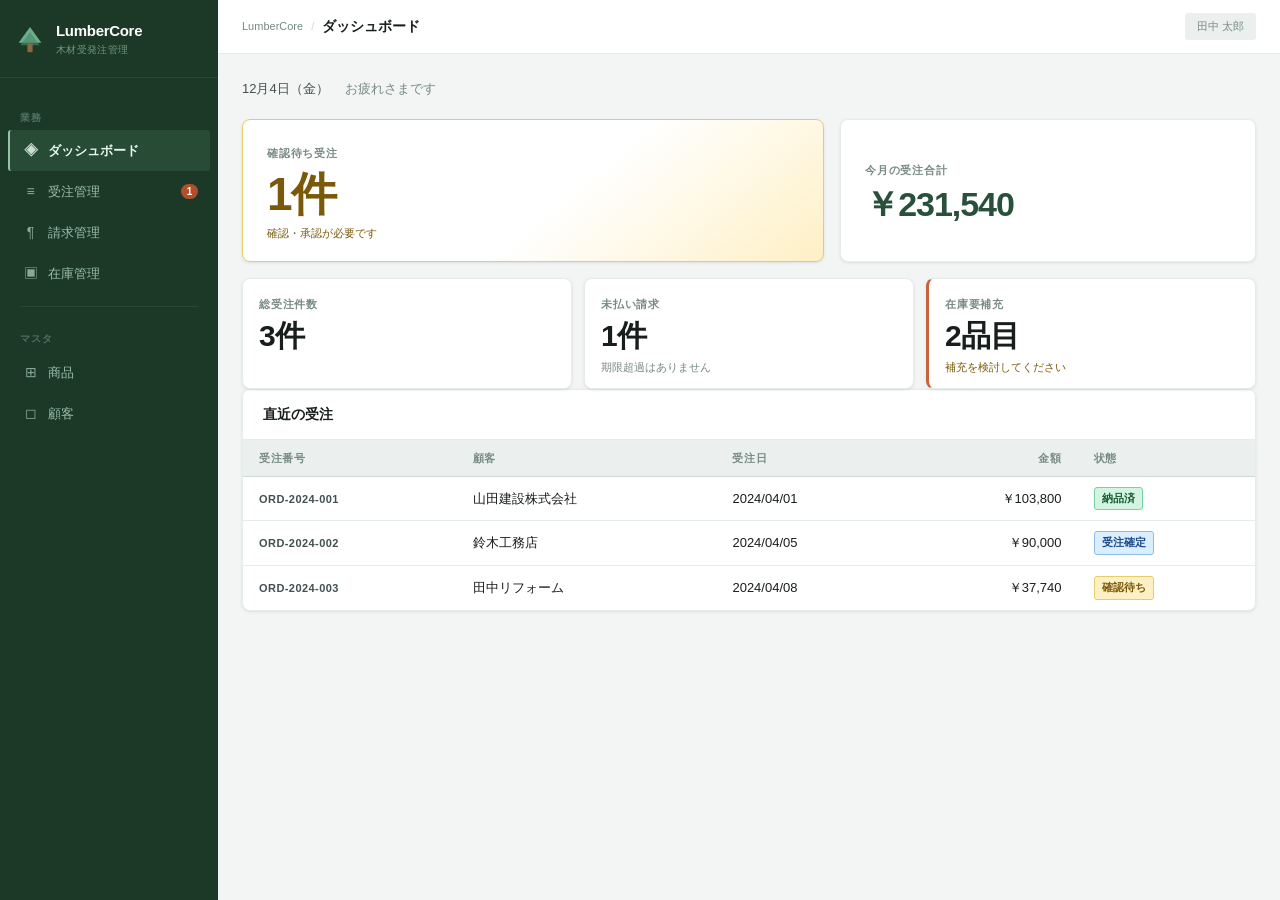
<file: frontend/index.html>
<!DOCTYPE html>
<html lang="ja">
<head>
  <meta charset="UTF-8" />
  <meta name="viewport" content="width=device-width, initial-scale=1.0" />
  <title>LumberCore — 木材受発注管理</title>
  <link rel="stylesheet" href="css/style.css" />
  <!--
    APIベースURL設定
    Vercel本番環境では以下のコメントを外してバックエンドURLを設定してください。
    vercel.json の rewrites でプロキシする場合は設定不要です。
  -->
  <!-- <script>window.API_BASE_URL = "https://your-api.example.com";</script> -->
</head>
<body>
<div class="layout">

  <!-- ========================================
       サイドバー
       ======================================== -->
  <aside class="sidebar" id="sidebar">
    <div class="sidebar-brand">
      <!-- 手書き感のある木のSVGアイコン -->
      <svg class="brand-icon" viewBox="0 0 28 32" fill="none" xmlns="http://www.w3.org/2000/svg" aria-hidden="true">
        <polygon points="14,1 27,19 1,19" fill="#6BAE89"/>
        <polygon points="14,7 25,22 3,22" fill="#4A8A68" opacity="0.65"/>
        <rect x="11" y="20" width="6" height="10" rx="1.5" fill="#8B6840"/>
      </svg>
      <div>
        <div class="brand-name">LumberCore</div>
        <div class="brand-sub">木材受発注管理</div>
      </div>
    </div>

    <nav class="sidebar-nav" role="navigation" aria-label="メインナビゲーション">
      <div class="nav-group">
        <p class="nav-group-label">業務</p>
        <a class="nav-item" data-section="dashboard" role="button" tabindex="0">
          <span class="nav-item__icon">◈</span>
          <span class="nav-item__label">ダッシュボード</span>
        </a>
        <a class="nav-item" data-section="orders" role="button" tabindex="0">
          <span class="nav-item__icon">≡</span>
          <span class="nav-item__label">受注管理</span>
          <span class="nav-badge" id="nav-pending-badge" style="display:none">0</span>
        </a>
        <a class="nav-item" data-section="invoices" role="button" tabindex="0">
          <span class="nav-item__icon">¶</span>
          <span class="nav-item__label">請求管理</span>
        </a>
        <a class="nav-item" data-section="stock" role="button" tabindex="0">
          <span class="nav-item__icon">▣</span>
          <span class="nav-item__label">在庫管理</span>
        </a>
      </div>

      <div class="nav-divider"></div>

      <div class="nav-group">
        <p class="nav-group-label">マスタ</p>
        <a class="nav-item" data-section="products" role="button" tabindex="0">
          <span class="nav-item__icon">⊞</span>
          <span class="nav-item__label">商品</span>
        </a>
        <a class="nav-item" data-section="customers" role="button" tabindex="0">
          <span class="nav-item__icon">◻</span>
          <span class="nav-item__label">顧客</span>
        </a>
      </div>
    </nav>
  </aside>

  <!-- ========================================
       メインコンテンツ
       ======================================== -->
  <div class="main-wrapper">

    <header class="topbar" role="banner">
      <div class="topbar-breadcrumb">
        <span class="topbar-root">LumberCore</span>
        <span class="topbar-sep">/</span>
        <span class="topbar-current" id="topbar-title">ダッシュボード</span>
      </div>
      <div class="topbar-right">
        <span class="topbar-operator">田中 太郎</span>
      </div>
    </header>

    <main class="content" id="main-content">

      <!-- ======================================
           ダッシュボード
           セクションごとに余白・密度を変える
           ====================================== -->
      <section id="section-dashboard" class="section" aria-label="ダッシュボード">

        <div class="dash-meta">
          <span class="dash-meta__date" id="dash-date"></span>
          <span id="dash-greeting"></span>
        </div>

        <!-- KPI 上段：非対称（7:5） — 確認待ち受注が主役 -->
        <div class="kpi-row-top">
          <div class="kpi-card kpi-card--hero" id="kpi-card-pending">
            <div class="kpi-label">確認待ち受注</div>
            <div class="kpi-value kpi-value--hero" id="kpi-pending">—</div>
            <div class="kpi-hint" id="kpi-pending-hint">集計中...</div>
          </div>
          <div class="kpi-card kpi-card--sub">
            <div class="kpi-label">今月の受注合計</div>
            <div class="kpi-value kpi-value--revenue" id="kpi-revenue">—</div>
          </div>
        </div>

        <!-- KPI 下段：均等3列。上段より情報密度が高い -->
        <div class="kpi-row-bottom">
          <div class="kpi-card kpi-card--compact">
            <div class="kpi-label">総受注件数</div>
            <div class="kpi-value" id="kpi-orders">—</div>
          </div>
          <div class="kpi-card kpi-card--compact">
            <div class="kpi-label">未払い請求</div>
            <div class="kpi-value" id="kpi-unpaid">—</div>
            <div class="kpi-hint" id="kpi-unpaid-hint"></div>
          </div>
          <div class="kpi-card kpi-card--compact" id="kpi-card-stock">
            <div class="kpi-label">在庫要補充</div>
            <div class="kpi-value" id="kpi-lowstock">—</div>
            <div class="kpi-hint" id="kpi-stock-hint"></div>
          </div>
        </div>

        <!-- 直近受注テーブル：ダッシュボードはやや狭い列で -->
        <div class="card">
          <div class="card__head">
            <h3 class="card__title">直近の受注</h3>
          </div>
          <div class="table-wrap">
            <table class="data-table" aria-label="直近の受注一覧">
              <thead>
                <tr>
                  <th>受注番号</th>
                  <th>顧客</th>
                  <th>受注日</th>
                  <th class="col-r">金額</th>
                  <th>状態</th>
                </tr>
              </thead>
              <tbody id="recent-orders-body">
                <tr><td colspan="5" class="state-cell">集計中...</td></tr>
              </tbody>
            </table>
          </div>
        </div>

      </section>

      <!-- ======================================
           受注管理
           フィルターはカードヘッドに統合
           ====================================== -->
      <section id="section-orders" class="section" aria-label="受注管理">
        <div class="page-head">
          <div class="page-head__left">
            <h2 class="page-head__title">受注管理</h2>
            <p class="page-head__desc">受注の確認・ステータス管理を行います</p>
          </div>
          <button class="btn btn--ghost" onclick="fetchOrdersFromAPI()" title="APIからデータを再取得">
            ↺ 更新
          </button>
        </div>

        <div class="card">
          <div class="card__head">
            <span class="card__title">受注一覧</span>
            <div class="card__filters">
              <input
                type="search"
                class="input input--search"
                id="order-search"
                placeholder="受注番号・顧客名で絞り込み"
                oninput="filterOrders()"
                aria-label="受注の検索"
              />
              <select
                class="input input--select"
                id="order-status-filter"
                onchange="filterOrders()"
                aria-label="ステータスで絞り込み"
              >
                <option value="">すべて</option>
                <option value="PENDING">確認待ち</option>
                <option value="CONFIRMED">受注確定</option>
                <option value="DELIVERED">納品済</option>
                <option value="CANCELLED">キャンセル</option>
              </select>
            </div>
          </div>
          <div class="table-wrap">
            <table class="data-table" aria-label="受注一覧">
              <thead>
                <tr>
                  <th>受注番号</th>
                  <th>顧客名</th>
                  <th>受注日</th>
                  <th>納品予定</th>
                  <th class="col-r">合計金額</th>
                  <th>状態</th>
                  <th></th>
                </tr>
              </thead>
              <tbody id="orders-body">
                <tr><td colspan="7" class="state-cell">読み込み中...</td></tr>
              </tbody>
            </table>
          </div>
        </div>
      </section>

      <!-- ======================================
           請求管理
           ====================================== -->
      <section id="section-invoices" class="section" aria-label="請求管理">
        <div class="page-head">
          <div class="page-head__left">
            <h2 class="page-head__title">請求管理</h2>
            <p class="page-head__desc">請求書の発行・支払状況を管理します</p>
          </div>
          <button class="btn btn--ghost" onclick="fetchInvoicesFromAPI()" title="APIからデータを再取得">
            ↺ 更新
          </button>
        </div>

        <div class="card">
          <div class="card__head">
            <span class="card__title">請求一覧</span>
            <div class="card__filters">
              <input
                type="search"
                class="input input--search"
                id="invoice-search"
                placeholder="請求書番号・顧客名で絞り込み"
                oninput="filterInvoices()"
                aria-label="請求書の検索"
              />
              <select
                class="input input--select"
                id="invoice-status-filter"
                onchange="filterInvoices()"
                aria-label="支払状態で絞り込み"
              >
                <option value="">すべて</option>
                <option value="UNPAID">未払い</option>
                <option value="PAID">支払済</option>
                <option value="OVERDUE">期限超過</option>
              </select>
            </div>
          </div>
          <div class="table-wrap">
            <table class="data-table" aria-label="請求一覧">
              <thead>
                <tr>
                  <th>請求書番号</th>
                  <th>顧客名</th>
                  <th>受注番号</th>
                  <th>発行日</th>
                  <th>支払期限</th>
                  <th class="col-r">請求額（税込）</th>
                  <th>状態</th>
                  <th></th>
                </tr>
              </thead>
              <tbody id="invoices-body">
                <tr><td colspan="8" class="state-cell">読み込み中...</td></tr>
              </tbody>
            </table>
          </div>
        </div>
      </section>

      <!-- ======================================
           在庫管理
           視覚的なバーで在庫水準を表現
           ====================================== -->
      <section id="section-stock" class="section" aria-label="在庫管理">
        <div class="page-head">
          <div class="page-head__left">
            <h2 class="page-head__title">在庫管理</h2>
            <p class="page-head__desc">補充基準を下回っている品目は橙・赤で表示されます</p>
          </div>
          <button class="btn btn--ghost" onclick="fetchStockFromAPI()">↺ 更新</button>
        </div>

        <div class="card">
          <div class="table-wrap">
            <table class="data-table" aria-label="在庫一覧">
              <thead>
                <tr>
                  <th>商品名</th>
                  <th class="col-r">現在庫</th>
                  <th class="col-r">補充基準</th>
                  <th>在庫水準</th>
                  <th>状態</th>
                </tr>
              </thead>
              <tbody id="stock-body">
                <tr><td colspan="5" class="state-cell">読み込み中...</td></tr>
              </tbody>
            </table>
          </div>
        </div>
      </section>

      <!-- ======================================
           商品マスタ
           ====================================== -->
      <section id="section-products" class="section" aria-label="商品マスタ">
        <div class="page-head">
          <div class="page-head__left">
            <h2 class="page-head__title">商品マスタ</h2>
          </div>
          <button class="btn btn--ghost" onclick="fetchProductsFromAPI()">↺ 更新</button>
        </div>

        <div class="card">
          <div class="table-wrap">
            <table class="data-table" aria-label="商品一覧">
              <thead>
                <tr>
                  <th>商品コード</th>
                  <th>商品名</th>
                  <th>単位</th>
                  <th class="col-r">単価</th>
                </tr>
              </thead>
              <tbody id="products-body">
                <tr><td colspan="4" class="state-cell">読み込み中...</td></tr>
              </tbody>
            </table>
          </div>
        </div>
      </section>

      <!-- ======================================
           顧客マスタ
           ====================================== -->
      <section id="section-customers" class="section" aria-label="顧客マスタ">
        <div class="page-head">
          <div class="page-head__left">
            <h2 class="page-head__title">顧客マスタ</h2>
          </div>
          <button class="btn btn--ghost" onclick="fetchCustomersFromAPI()">↺ 更新</button>
        </div>

        <div class="card">
          <div class="table-wrap">
            <table class="data-table" aria-label="顧客一覧">
              <thead>
                <tr>
                  <th>顧客コード</th>
                  <th>顧客名</th>
                  <th>担当者</th>
                  <th>電話番号</th>
                </tr>
              </thead>
              <tbody id="customers-body">
                <tr><td colspan="4" class="state-cell">読み込み中...</td></tr>
              </tbody>
            </table>
          </div>
        </div>
      </section>

    </main>
  </div><!-- /main-wrapper -->
</div><!-- /layout -->

<!-- ========================================
     詳細モーダル
     ======================================== -->
<div class="modal-overlay" id="modal-overlay" role="dialog" aria-modal="true" aria-labelledby="modal-title">
  <div class="modal">
    <div class="modal__head">
      <h2 class="modal__title" id="modal-title">詳細</h2>
      <button class="modal__close" onclick="closeModal()" aria-label="閉じる">✕</button>
    </div>
    <div class="modal__body" id="modal-body"></div>
  </div>
</div>

<!-- スクリプト読み込み順序は固定 -->
<script src="js/config.js"></script>
<script src="js/data.js"></script>
<script src="js/app.js"></script>
</body>
</html>
</file>
<file: frontend/css/style.css>
/* ============================================================
   LumberCore — スタイルシート
   木材受発注基幹システム
   ============================================================ */

/* ────────────────────────────────────────────
   1. デザイントークン
   ──────────────────────────────────────────── */
:root {
  /* ブランド（深い森の緑） */
  --forest-950: #101C14;
  --forest-900: #1C3826;
  --forest-800: #28503A;
  --forest-700: #38664C;
  --forest-500: #5A9472;
  --forest-300: #93C4A8;
  --forest-100: #E4F1EA;
  --forest-50:  #F2F8F4;

  /* アクション（焼き土・テラコッタ） */
  --clay-700: #9B3F22;
  --clay-600: #B24E2B;
  --clay-500: #C9623E;
  --clay-100: #FAE8E1;
  --clay-50:  #FDF4F1;

  /* テキスト */
  --t-primary:   #181E1B;
  --t-secondary: #435050;
  --t-muted:     #788A85;
  --t-faint:     #ACBCB8;

  /* サーフェス */
  --s-page:   #F2F5F3;
  --s-card:   #FFFFFF;
  --s-subtle: #EBF0EE;
  --s-input:  #F8FAF9;

  /* ボーダー */
  --b-default: #CDD8D4;
  --b-light:   #E4EDEA;
  --b-focus:   var(--forest-700);

  /* ステータス — テキスト / 背景 / ボーダー（各3変数） */
  --st-pending-t:    #7A5A08; --st-pending-b:    #FEF0C5; --st-pending-e:   #E8CC6A;
  --st-confirmed-t:  #1B4A88; --st-confirmed-b:  #DAEEFF; --st-confirmed-e: #8BBDE8;
  --st-delivered-t:  #185C36; --st-delivered-b:  #D2F4E0; --st-delivered-e: #72D4A0;
  --st-cancelled-t:  #7A1E1E; --st-cancelled-b:  #FDE8E8; --st-cancelled-e: #F0A0A0;
  --st-paid-t:       #185C36; --st-paid-b:       #D2F4E0; --st-paid-e:      #72D4A0;
  --st-unpaid-t:     #7A5A08; --st-unpaid-b:     #FEF0C5; --st-unpaid-e:    #E8CC6A;
  --st-overdue-t:    #7A1E1E; --st-overdue-b:    #FDE8E8; --st-overdue-e:   #F0A0A0;

  /* スペーシング（4px基準） */
  --sp-1: 4px;  --sp-2: 8px;   --sp-3: 12px;
  --sp-4: 16px; --sp-5: 20px;  --sp-6: 24px;
  --sp-8: 32px; --sp-10: 40px; --sp-12: 48px;

  /* タイポグラフィ */
  --font: -apple-system, "Hiragino Kaku Gothic ProN", "Meiryo", "メイリオ", sans-serif;
  --tx-xs:   11px;
  --tx-sm:   13px;
  --tx-base: 14px;
  --tx-md:   16px;
  --tx-lg:   20px;
  --tx-xl:   30px;
  --tx-hero: 46px;

  /* 角丸 */
  --r-xs: 3px; --r-sm: 5px; --r-md: 8px; --r-lg: 12px;

  /* 影 */
  --sh-xs: 0 1px 2px rgba(0,0,0,0.05);
  --sh-sm: 0 1px 4px rgba(0,0,0,0.06), 0 1px 2px rgba(0,0,0,0.04);
  --sh-md: 0 4px 12px rgba(0,0,0,0.07), 0 1px 3px rgba(0,0,0,0.04);
  --sh-modal: 0 24px 64px rgba(0,0,0,0.18), 0 8px 20px rgba(0,0,0,0.09);

  /* レイアウト */
  --sidebar-w: 218px;
  --topbar-h:  54px;
}

/* ────────────────────────────────────────────
   2. リセット・基盤
   ──────────────────────────────────────────── */
*, *::before, *::after { box-sizing: border-box; margin: 0; padding: 0; }
html { font-size: 16px; }
body {
  font-family: var(--font);
  font-size: var(--tx-base);
  color: var(--t-primary);
  background: var(--s-page);
  line-height: 1.65;
  -webkit-font-smoothing: antialiased;
}
a { color: inherit; text-decoration: none; }
button { font-family: inherit; cursor: pointer; }
ul, ol { list-style: none; }
input, select, textarea { font-family: inherit; }

/* ────────────────────────────────────────────
   3. レイアウトシェル
   ──────────────────────────────────────────── */
.layout {
  display: flex;
  min-height: 100vh;
}

/* ────────────────────────────────────────────
   4. サイドバー
   ──────────────────────────────────────────── */
.sidebar {
  width: var(--sidebar-w);
  background: var(--forest-900);
  display: flex;
  flex-direction: column;
  position: fixed;
  inset: 0 auto 0 0;
  z-index: 200;
  overflow-y: auto;
}

/* ブランドエリア */
.sidebar-brand {
  display: flex;
  align-items: center;
  gap: var(--sp-3);
  padding: 22px var(--sp-4) 18px;
  border-bottom: 1px solid rgba(255,255,255,0.07);
}

.brand-icon { width: 28px; height: 28px; flex-shrink: 0; }

.brand-name {
  font-size: 15px;
  font-weight: 700;
  color: #fff;
  letter-spacing: -0.02em;
  line-height: 1.2;
}
.brand-sub {
  font-size: 10px;
  color: #6E9980;
  margin-top: 2px;
  letter-spacing: 0.03em;
}

/* ナビゲーション */
.sidebar-nav {
  flex: 1;
  padding: var(--sp-2) var(--sp-2) var(--sp-6);
}

.nav-group {
  margin-top: var(--sp-3);
}

.nav-group-label {
  font-size: 10px;
  font-weight: 700;
  letter-spacing: 0.09em;
  text-transform: uppercase;
  color: #4E7260;
  padding: var(--sp-3) var(--sp-3) var(--sp-1);
}

/* nav-item: left-border でアクティブを示す。背景塗りつぶしは使わない */
.nav-item {
  display: flex;
  align-items: center;
  gap: 9px;
  padding: 9px var(--sp-3);
  border-radius: var(--r-xs);
  color: #9ABFAC;
  font-size: var(--tx-sm);
  border-left: 2px solid transparent;
  cursor: pointer;
  user-select: none;
  transition: background 0.13s ease, color 0.13s ease, border-color 0.13s ease;
  position: relative;
}

.nav-item:hover {
  background: rgba(255,255,255,0.055);
  color: #D8EEE2;
  border-left-color: rgba(255,255,255,0.18);
}

.nav-item.active {
  background: rgba(88,148,114,0.20);
  color: #E6F7ED;
  font-weight: 600;
  border-left-color: var(--forest-300);
}

.nav-item__icon {
  font-style: normal;
  font-size: 14px;
  width: 17px;
  text-align: center;
  flex-shrink: 0;
  opacity: 0.85;
}

.nav-item__label { flex: 1; }

/* 件数バッジ（確認待ち受注数など） */
.nav-badge {
  background: var(--clay-600);
  color: #fff;
  font-size: 10px;
  font-weight: 700;
  min-width: 17px;
  height: 15px;
  border-radius: 8px;
  display: inline-flex;
  align-items: center;
  justify-content: center;
  padding: 0 4px;
  line-height: 1;
}

.nav-divider {
  height: 1px;
  background: rgba(255,255,255,0.07);
  margin: var(--sp-3) var(--sp-3) 0;
}

/* ────────────────────────────────────────────
   5. メインラッパー
   ──────────────────────────────────────────── */
.main-wrapper {
  margin-left: var(--sidebar-w);
  flex: 1;
  display: flex;
  flex-direction: column;
  min-height: 100vh;
}

/* トップバー */
.topbar {
  height: var(--topbar-h);
  background: var(--s-card);
  border-bottom: 1px solid var(--b-light);
  display: flex;
  align-items: center;
  padding: 0 var(--sp-6);
  position: sticky;
  top: 0;
  z-index: 100;
  gap: var(--sp-4);
}

.topbar-breadcrumb {
  flex: 1;
  display: flex;
  align-items: center;
  gap: var(--sp-2);
  min-width: 0;
}

.topbar-root {
  font-size: var(--tx-xs);
  color: var(--t-muted);
  white-space: nowrap;
}

.topbar-sep { color: var(--b-default); font-size: var(--tx-xs); }

.topbar-current {
  font-size: var(--tx-base);
  font-weight: 600;
  color: var(--t-primary);
  white-space: nowrap;
  overflow: hidden;
  text-overflow: ellipsis;
}

.topbar-right {
  display: flex;
  align-items: center;
  gap: var(--sp-3);
  flex-shrink: 0;
}

.topbar-operator {
  font-size: var(--tx-xs);
  color: var(--t-muted);
  padding: 4px var(--sp-3);
  background: var(--s-subtle);
  border-radius: var(--r-xs);
}

/* コンテンツ */
.content {
  padding: var(--sp-6);
  flex: 1;
}

/* セクション表示切替 */
.section { display: none; }
.section.active { display: block; }

/* ページヘッダー（セクションごとに意図的に高さや余白を変える） */
.page-head {
  display: flex;
  align-items: flex-start;
  justify-content: space-between;
  gap: var(--sp-4);
  margin-bottom: var(--sp-5);
}

.page-head__left {}

.page-head__title {
  font-size: var(--tx-lg);
  font-weight: 700;
  color: var(--t-primary);
  letter-spacing: -0.02em;
  line-height: 1.3;
}

.page-head__desc {
  font-size: var(--tx-sm);
  color: var(--t-muted);
  margin-top: 3px;
}

/* ────────────────────────────────────────────
   6. ダッシュボード — KPI レイアウト
   意図的に非対称。上段は 7:5 比率、下段は均等3列
   ──────────────────────────────────────────── */
.dash-meta {
  font-size: var(--tx-sm);
  color: var(--t-muted);
  margin-bottom: var(--sp-5);
  display: flex;
  align-items: center;
  gap: var(--sp-4);
}

.dash-meta__date {
  font-weight: 500;
  color: var(--t-secondary);
}

/* KPI 上段：左カードが主役（7fr）、右が補助（5fr） */
.kpi-row-top {
  display: grid;
  grid-template-columns: 7fr 5fr;
  gap: var(--sp-4);
  margin-bottom: var(--sp-4);
}

/* KPI 下段：均等3分割。上段より低い */
.kpi-row-bottom {
  display: grid;
  grid-template-columns: repeat(3, 1fr);
  gap: var(--sp-3);
  margin-bottom: var(--sp-7);
}

/* KPI カードベース */
.kpi-card {
  background: var(--s-card);
  border-radius: var(--r-md);
  border: 1px solid var(--b-light);
  box-shadow: var(--sh-sm);
  transition: box-shadow 0.2s ease;
}

/* 上段・主役カード：ゆったりとしたパディング */
.kpi-card--hero {
  padding: var(--sp-6) var(--sp-6) var(--sp-5);
}

/* 上段・補助カード：中央寄せで垂直配置 */
.kpi-card--sub {
  padding: var(--sp-5) var(--sp-6);
  display: flex;
  flex-direction: column;
  justify-content: center;
}

/* 下段・コンパクト */
.kpi-card--compact {
  padding: var(--sp-4) var(--sp-4) var(--sp-3);
}

/* 状態：確認待ち受注があるとき */
.kpi-card--urgent {
  border-color: var(--st-pending-e);
  background: linear-gradient(140deg, var(--s-card) 55%, var(--st-pending-b));
}

/* 状態：在庫不足があるとき（左ボーダーアクセント） */
.kpi-card--warn {
  border-left: 3px solid var(--clay-500);
}

.kpi-label {
  font-size: var(--tx-xs);
  font-weight: 700;
  letter-spacing: 0.07em;
  text-transform: uppercase;
  color: var(--t-muted);
  margin-bottom: var(--sp-2);
}

.kpi-value {
  font-size: var(--tx-xl);
  font-weight: 700;
  color: var(--t-primary);
  line-height: 1;
  letter-spacing: -0.03em;
  font-variant-numeric: tabular-nums;
}

.kpi-value--hero {
  font-size: var(--tx-hero);
  color: var(--forest-800);
}

.kpi-value--revenue {
  font-size: 34px;
  color: var(--forest-800);
}

.kpi-value--urgent { color: var(--st-pending-t); }
.kpi-value--danger { color: var(--st-overdue-t); }

.kpi-hint {
  font-size: var(--tx-xs);
  color: var(--t-muted);
  margin-top: var(--sp-2);
  line-height: 1.5;
}

.kpi-hint--urgent { color: var(--st-pending-t); font-weight: 500; }

/* ────────────────────────────────────────────
   7. カード（汎用）
   ──────────────────────────────────────────── */
.card {
  background: var(--s-card);
  border-radius: var(--r-md);
  border: 1px solid var(--b-light);
  box-shadow: var(--sh-sm);
  overflow: hidden;
  margin-bottom: var(--sp-5);
}

.card__head {
  padding: var(--sp-3) var(--sp-5);
  border-bottom: 1px solid var(--b-light);
  display: flex;
  align-items: center;
  gap: var(--sp-4);
  background: var(--s-card);
  flex-wrap: wrap;
  min-height: 50px;
}

.card__title {
  font-size: var(--tx-base);
  font-weight: 600;
  color: var(--t-primary);
  flex-shrink: 0;
}

.card__filters {
  display: flex;
  align-items: center;
  gap: var(--sp-2);
  flex: 1;
  flex-wrap: wrap;
}

.card__actions {
  display: flex;
  align-items: center;
  gap: var(--sp-2);
  flex-shrink: 0;
}

/* ────────────────────────────────────────────
   8. テーブル
   ──────────────────────────────────────────── */
.table-wrap {
  overflow-x: auto;
  -webkit-overflow-scrolling: touch;
}

.data-table {
  width: 100%;
  border-collapse: collapse;
  font-size: var(--tx-sm);
}

.data-table thead th {
  padding: 9px var(--sp-4);
  text-align: left;
  font-size: var(--tx-xs);
  font-weight: 700;
  letter-spacing: 0.05em;
  text-transform: uppercase;
  color: var(--t-muted);
  background: var(--s-subtle);
  border-bottom: 1px solid var(--b-default);
  white-space: nowrap;
}

.data-table thead th.col-r,
.data-table td.col-r { text-align: right; }

.data-table tbody td {
  padding: 10px var(--sp-4);
  border-bottom: 1px solid var(--b-light);
  color: var(--t-primary);
  vertical-align: middle;
  line-height: 1.4;
}

/* 最終行のボーダー除去 */
.data-table tbody tr:last-child td { border-bottom: none; }

/* ホバーは一色だけ。ゼブラはつけない */
.data-table tbody tr {
  transition: background 0.1s;
}
.data-table tbody tr:hover { background: var(--forest-50); }

/* 警告行（在庫不足など） */
.data-table tbody tr.row-warn { background: #FFFBEE; }
.data-table tbody tr.row-warn:hover { background: #FFF5D0; }

/* テーブル内アクションリンク（ボタンではなくテキストリンク） */
.t-link {
  font-size: var(--tx-xs);
  font-weight: 600;
  color: var(--forest-700);
  background: none;
  border: none;
  border-bottom: 1px solid transparent;
  padding: 2px 0;
  cursor: pointer;
  transition: border-color 0.12s, color 0.12s;
  font-family: var(--font);
}
.t-link:hover {
  color: var(--forest-800);
  border-bottom-color: var(--forest-700);
}

/* セル種別 */
.cell-code {
  font-size: var(--tx-xs);
  font-weight: 600;
  color: var(--t-secondary);
  letter-spacing: 0.04em;
  font-variant-numeric: tabular-nums;
}

.cell-amount {
  text-align: right;
  font-variant-numeric: tabular-nums;
  font-weight: 500;
}

/* 在庫バー */
.stock-bar-wrap {
  display: flex;
  align-items: center;
  gap: var(--sp-2);
}

.stock-bar {
  flex: 1;
  min-width: 80px;
  height: 5px;
  background: var(--s-subtle);
  border-radius: 3px;
  overflow: hidden;
}

.stock-bar__fill {
  height: 100%;
  border-radius: 3px;
  background: var(--forest-500);
  transition: width 0.4s ease;
}

.stock-bar__fill--warn { background: #D4960A; }
.stock-bar__fill--low  { background: var(--clay-500); }

/* ────────────────────────────────────────────
   9. フォームコントロール
   ──────────────────────────────────────────── */
.input {
  padding: 6px var(--sp-3);
  border: 1px solid var(--b-default);
  border-radius: var(--r-sm);
  font-size: var(--tx-sm);
  font-family: var(--font);
  background: var(--s-input);
  color: var(--t-primary);
  outline: none;
  transition: border-color 0.14s, box-shadow 0.14s;
}

.input:focus {
  border-color: var(--b-focus);
  box-shadow: 0 0 0 3px rgba(56,102,76,0.12);
}

.input::placeholder { color: var(--t-faint); }

.input--search { min-width: 176px; }

.input--select {
  padding-right: 26px;
  appearance: none;
  background-image: url("data:image/svg+xml,%3Csvg xmlns='http://www.w3.org/2000/svg' width='11' height='7' viewBox='0 0 11 7'%3E%3Cpath d='M1 1l4.5 4.5L10 1' stroke='%23788A85' stroke-width='1.5' fill='none' stroke-linecap='round' stroke-linejoin='round'/%3E%3C/svg%3E");
  background-repeat: no-repeat;
  background-position: right 9px center;
  cursor: pointer;
}

/* ────────────────────────────────────────────
   10. ボタン
   ──────────────────────────────────────────── */
.btn {
  display: inline-flex;
  align-items: center;
  gap: 5px;
  border: none;
  border-radius: var(--r-sm);
  font-size: var(--tx-sm);
  font-family: var(--font);
  font-weight: 600;
  cursor: pointer;
  white-space: nowrap;
  line-height: 1;
  text-decoration: none;
  transition: background 0.14s, transform 0.12s, box-shadow 0.12s;
}

/* 主要アクション（テラコッタ）— ホバーで浮き上がる */
.btn--primary {
  padding: 8px var(--sp-4);
  background: var(--clay-600);
  color: #fff;
}
.btn--primary:hover {
  background: var(--clay-700);
  transform: translateY(-1px);
  box-shadow: 0 4px 10px rgba(178,78,43,0.28);
}
.btn--primary:active { transform: none; box-shadow: none; }

/* ゴースト */
.btn--ghost {
  padding: 6px var(--sp-3);
  background: transparent;
  color: var(--t-secondary);
  border: 1px solid var(--b-default);
}
.btn--ghost:hover { background: var(--s-subtle); }

/* フォレスト（サブアクション） */
.btn--forest {
  padding: 7px var(--sp-4);
  background: var(--forest-700);
  color: #fff;
}
.btn--forest:hover {
  background: var(--forest-800);
  transform: translateY(-1px);
}

/* ────────────────────────────────────────────
   11. ステータスバッジ
   意味ごとに色を分ける。同じ色に複数の役割を持たせない。
   ──────────────────────────────────────────── */
.status {
  display: inline-flex;
  align-items: center;
  padding: 2px 7px;
  border-radius: var(--r-xs);
  font-size: var(--tx-xs);
  font-weight: 700;
  letter-spacing: 0.02em;
  border: 1px solid transparent;
  white-space: nowrap;
  line-height: 1.6;
}

.status-pending   { color: var(--st-pending-t);   background: var(--st-pending-b);   border-color: var(--st-pending-e); }
.status-confirmed { color: var(--st-confirmed-t); background: var(--st-confirmed-b); border-color: var(--st-confirmed-e); }
.status-delivered { color: var(--st-delivered-t); background: var(--st-delivered-b); border-color: var(--st-delivered-e); }
.status-cancelled { color: var(--st-cancelled-t); background: var(--st-cancelled-b); border-color: var(--st-cancelled-e); }
.status-paid      { color: var(--st-paid-t);      background: var(--st-paid-b);      border-color: var(--st-paid-e); }
.status-unpaid    { color: var(--st-unpaid-t);    background: var(--st-unpaid-b);    border-color: var(--st-unpaid-e); }
.status-overdue   { color: var(--st-overdue-t);   background: var(--st-overdue-b);   border-color: var(--st-overdue-e); }

/* ────────────────────────────────────────────
   12. モーダル
   アニメーションはここだけ。フェード+微細なスケール。
   ──────────────────────────────────────────── */
.modal-overlay {
  display: none;
  position: fixed;
  inset: 0;
  background: rgba(12,22,16,0.44);
  z-index: 500;
  align-items: center;
  justify-content: center;
  padding: var(--sp-6);
  backdrop-filter: blur(2px);
}

.modal-overlay.is-open { display: flex; }

.modal {
  background: var(--s-card);
  border-radius: var(--r-lg);
  width: 100%;
  max-width: 660px;
  max-height: 85vh;
  display: flex;
  flex-direction: column;
  box-shadow: var(--sh-modal);
  animation: modal-in 0.18s cubic-bezier(0.2, 0, 0.2, 1);
}

@keyframes modal-in {
  from { transform: scale(0.96) translateY(6px); opacity: 0; }
  to   { transform: scale(1)    translateY(0);   opacity: 1; }
}

.modal__head {
  padding: var(--sp-5) var(--sp-6) var(--sp-4);
  border-bottom: 1px solid var(--b-light);
  display: flex;
  align-items: center;
  justify-content: space-between;
  flex-shrink: 0;
}

.modal__title {
  font-size: var(--tx-md);
  font-weight: 700;
  color: var(--t-primary);
  letter-spacing: -0.02em;
}

.modal__close {
  width: 28px;
  height: 28px;
  border-radius: var(--r-sm);
  background: var(--s-subtle);
  border: none;
  display: flex;
  align-items: center;
  justify-content: center;
  color: var(--t-muted);
  font-size: 15px;
  cursor: pointer;
  line-height: 1;
  transition: background 0.12s, color 0.12s;
  padding: 0;
}
.modal__close:hover {
  background: var(--st-cancelled-b);
  color: var(--st-cancelled-t);
}

.modal__body {
  padding: var(--sp-5) var(--sp-6) var(--sp-6);
  overflow-y: auto;
  flex: 1;
}

/* 詳細グリッド（モーダル内） */
.detail-grid {
  display: grid;
  grid-template-columns: repeat(auto-fill, minmax(140px, 1fr));
  gap: var(--sp-4);
  padding-bottom: var(--sp-5);
  margin-bottom: var(--sp-5);
  border-bottom: 1px solid var(--b-light);
}

.detail-item__label {
  font-size: var(--tx-xs);
  font-weight: 700;
  letter-spacing: 0.06em;
  text-transform: uppercase;
  color: var(--t-muted);
  margin-bottom: 4px;
}

.detail-item__value {
  font-size: var(--tx-base);
  color: var(--t-primary);
  line-height: 1.4;
}

.modal__sub-title {
  font-size: var(--tx-sm);
  font-weight: 700;
  color: var(--t-secondary);
  margin-bottom: var(--sp-3);
  letter-spacing: 0.02em;
}

/* モーダル内 金額サマリー */
.amount-summary {
  margin-top: var(--sp-4);
  border: 1px solid var(--b-light);
  border-radius: var(--r-sm);
  overflow: hidden;
}

.amount-row {
  display: flex;
  justify-content: space-between;
  padding: 9px var(--sp-4);
  font-size: var(--tx-sm);
  border-bottom: 1px solid var(--b-light);
  color: var(--t-secondary);
}
.amount-row:last-child { border-bottom: none; }
.amount-row--total {
  background: var(--s-subtle);
  font-weight: 700;
  font-size: var(--tx-base);
  color: var(--t-primary);
}
.amount-row__val { font-variant-numeric: tabular-nums; }

/* ────────────────────────────────────────────
   13. 空・ローディング・エラー状態
   ──────────────────────────────────────────── */
.state-cell {
  padding: var(--sp-10) var(--sp-6) !important;
  text-align: center;
  color: var(--t-muted);
  font-size: var(--tx-sm);
}
.state-cell--error { color: var(--st-overdue-t); }

/* ────────────────────────────────────────────
   14. ユーティリティ
   ──────────────────────────────────────────── */
.text-r    { text-align: right; }
.text-c    { text-align: center; }
.text-mono { font-variant-numeric: tabular-nums; }
.fw-600    { font-weight: 600; }
.color-muted { color: var(--t-muted); }
.color-danger { color: var(--st-overdue-t); }

/* ────────────────────────────────────────────
   15. レスポンシブ
   ──────────────────────────────────────────── */
@media (max-width: 1024px) {
  :root { --sidebar-w: 200px; }
}

@media (max-width: 768px) {
  .kpi-row-top { grid-template-columns: 1fr 1fr; }
  .kpi-row-bottom { grid-template-columns: 1fr 1fr; }
  .content { padding: var(--sp-4); }
}

@media (max-width: 580px) {
  :root { --sidebar-w: 0px; }
  .sidebar {
    width: 210px;
    transform: translateX(-100%);
    transition: transform 0.22s ease;
    box-shadow: var(--sh-modal);
  }
  .sidebar.is-open { transform: translateX(0); }
  .main-wrapper { margin-left: 0; }
  .kpi-row-top { grid-template-columns: 1fr; }
  .kpi-row-bottom { grid-template-columns: 1fr 1fr; }
  .topbar { padding: 0 var(--sp-4); }
  .content { padding: var(--sp-3); }
}
</file>
